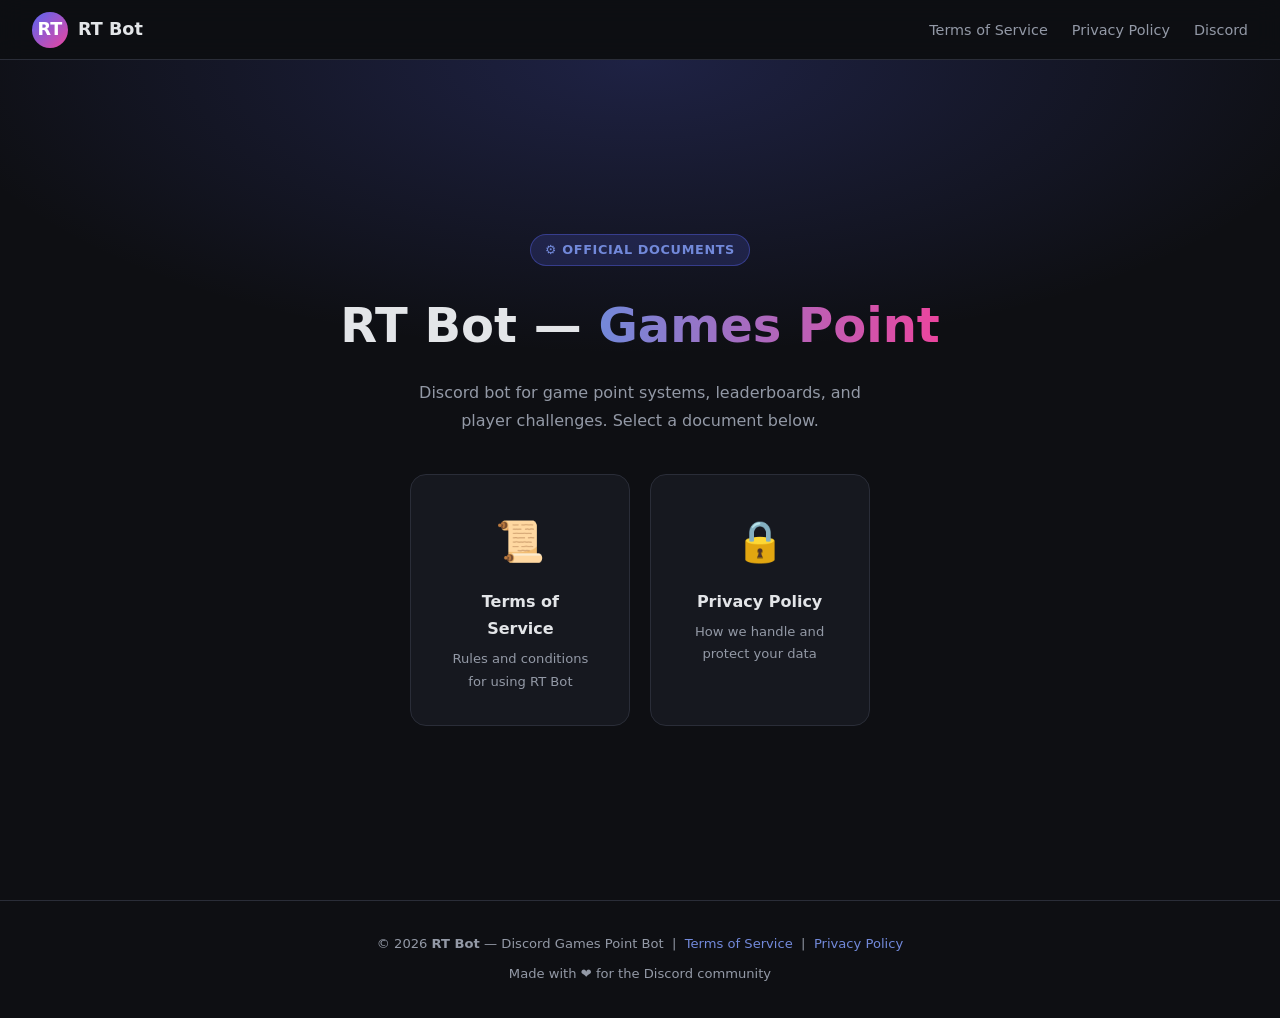
<file: index.html>
<!DOCTYPE html>
<html lang="en">
<head>
  <meta charset="UTF-8" />
  <meta name="viewport" content="width=device-width, initial-scale=1.0" />
  <title>RT Bot — Legal</title>
  <link rel="stylesheet" href="style.css" />
  <style>
    .landing {
      display: flex;
      flex-direction: column;
      align-items: center;
      justify-content: center;
      min-height: calc(100vh - 60px);
      text-align: center;
      padding: 2rem;
      background: radial-gradient(ellipse 80% 50% at 50% 0%, rgba(88,101,242,.22) 0%, transparent 70%);
    }
    .landing h1 { font-size: clamp(2rem, 5vw, 3rem); font-weight: 800; margin-bottom: .8rem; }
    .landing h1 span {
      background: linear-gradient(90deg, var(--accent-light), #eb459e);
      -webkit-background-clip: text;
      -webkit-text-fill-color: transparent;
      background-clip: text;
    }
    .landing p { color: var(--text-muted); max-width: 480px; margin-bottom: 2.5rem; }
    .doc-cards {
      display: flex;
      gap: 1.2rem;
      flex-wrap: wrap;
      justify-content: center;
    }
    .doc-card {
      background: var(--surface);
      border: 1px solid var(--border);
      border-radius: 16px;
      padding: 2rem 2.5rem;
      text-decoration: none;
      color: var(--text);
      width: 220px;
      transition: border-color .2s, transform .2s;
    }
    .doc-card:hover {
      border-color: var(--accent);
      transform: translateY(-4px);
    }
    .doc-card .doc-icon { font-size: 2.5rem; margin-bottom: .8rem; }
    .doc-card h2 { font-size: 1rem; font-weight: 700; margin-bottom: .4rem; }
    .doc-card p { font-size: .82rem; color: var(--text-muted); margin: 0; }
  </style>
</head>
<body>

<nav>
  <a class="nav-brand" href="index.html">
    <div class="bot-avatar">RT</div>
    RT Bot
  </a>
  <ul class="nav-links">
    <li><a href="tos.html">Terms of Service</a></li>
    <li><a href="privacy.html">Privacy Policy</a></li>
    <li><a href="https://discord.gg/EWXWpBv35b" target="_blank" rel="noopener">Discord</a></li>
  </ul>
</nav>

<div class="landing">
  <div class="hero-badge">⚙️ Official Documents</div>
  <h1>RT Bot — <span>Games Point</span></h1>
  <p>Discord bot for game point systems, leaderboards, and player challenges. Select a document below.</p>
  <div class="doc-cards">
    <a class="doc-card" href="tos.html">
      <div class="doc-icon">📜</div>
      <h2>Terms of Service</h2>
      <p>Rules and conditions for using RT Bot</p>
    </a>
    <a class="doc-card" href="privacy.html">
      <div class="doc-icon">🔒</div>
      <h2>Privacy Policy</h2>
      <p>How we handle and protect your data</p>
    </a>
  </div>
</div>

<footer>
  <p>© 2026 <strong>RT Bot</strong> — Discord Games Point Bot &nbsp;|&nbsp;
    <a href="tos.html">Terms of Service</a> &nbsp;|&nbsp;
    <a href="privacy.html">Privacy Policy</a>
  </p>
  <p style="margin-top:.5rem">Made with ❤️ for the Discord community</p>
</footer>

</body>
</html>
</file>
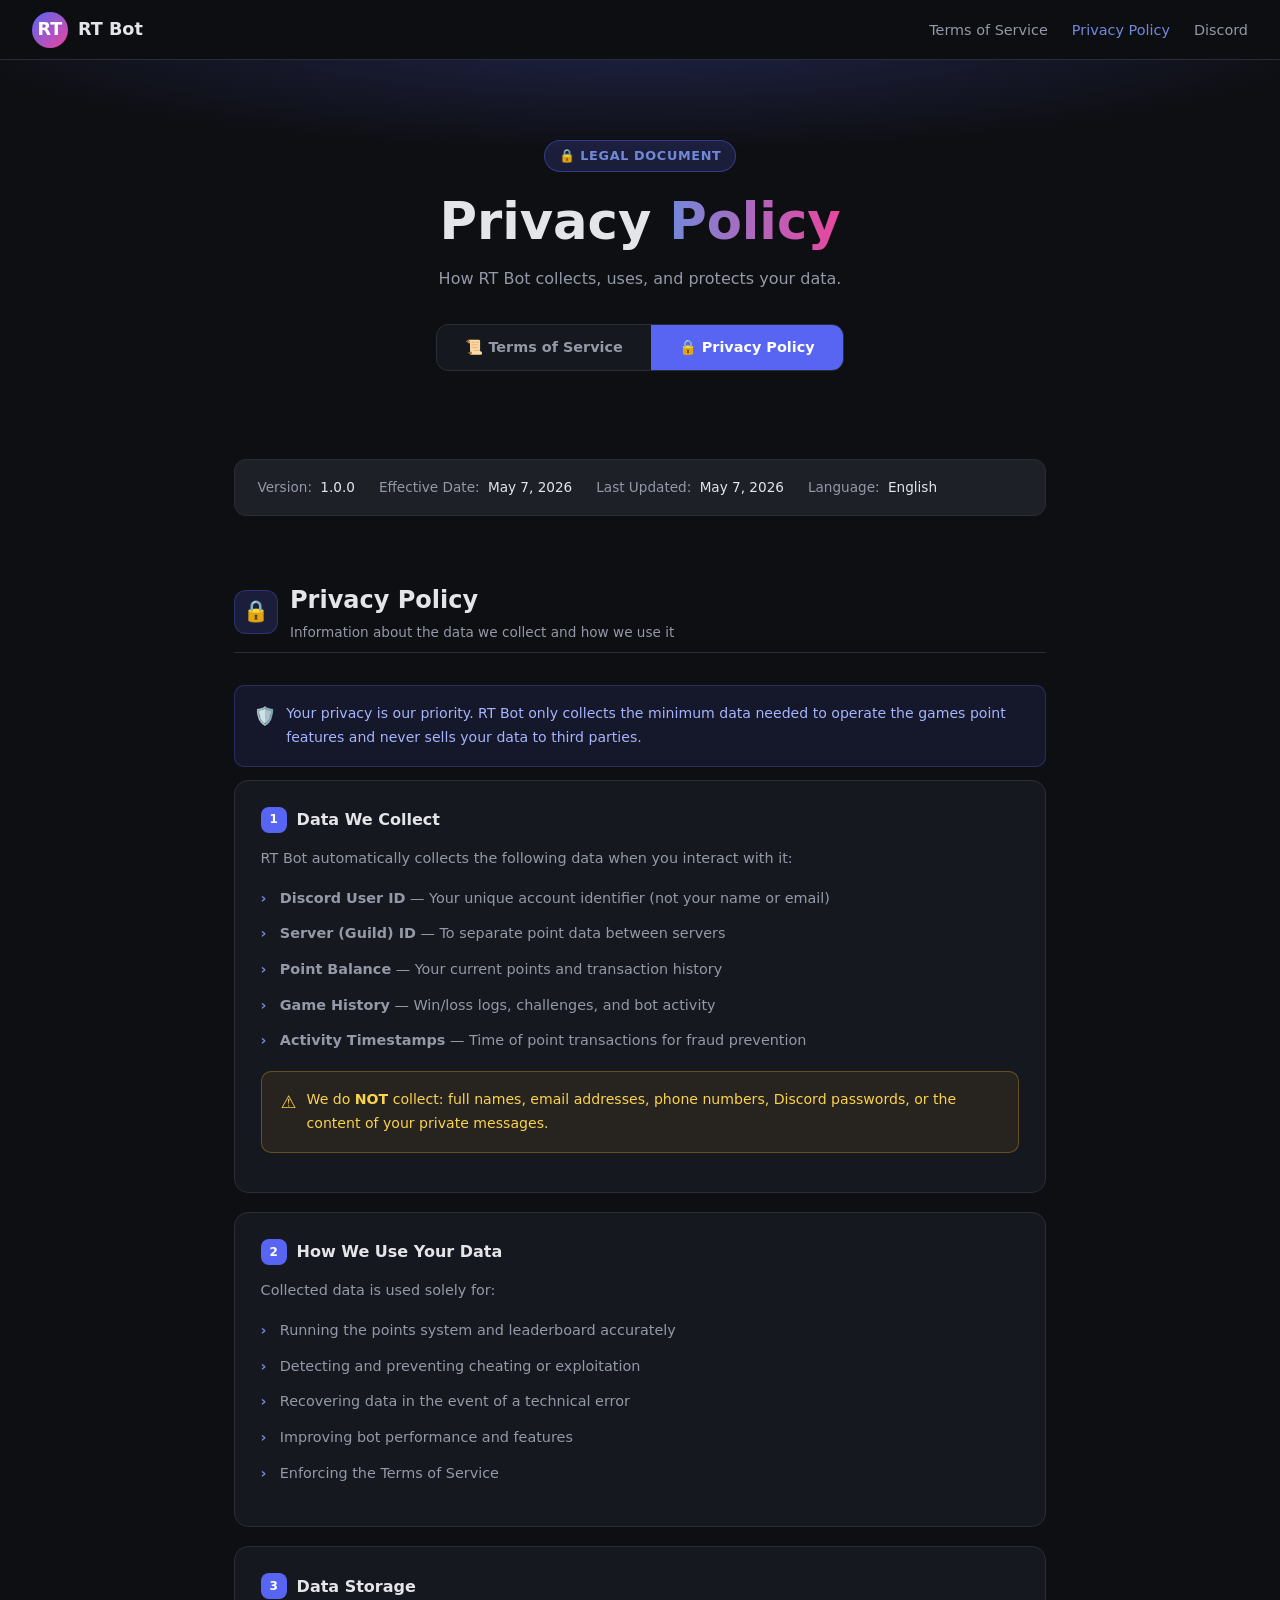
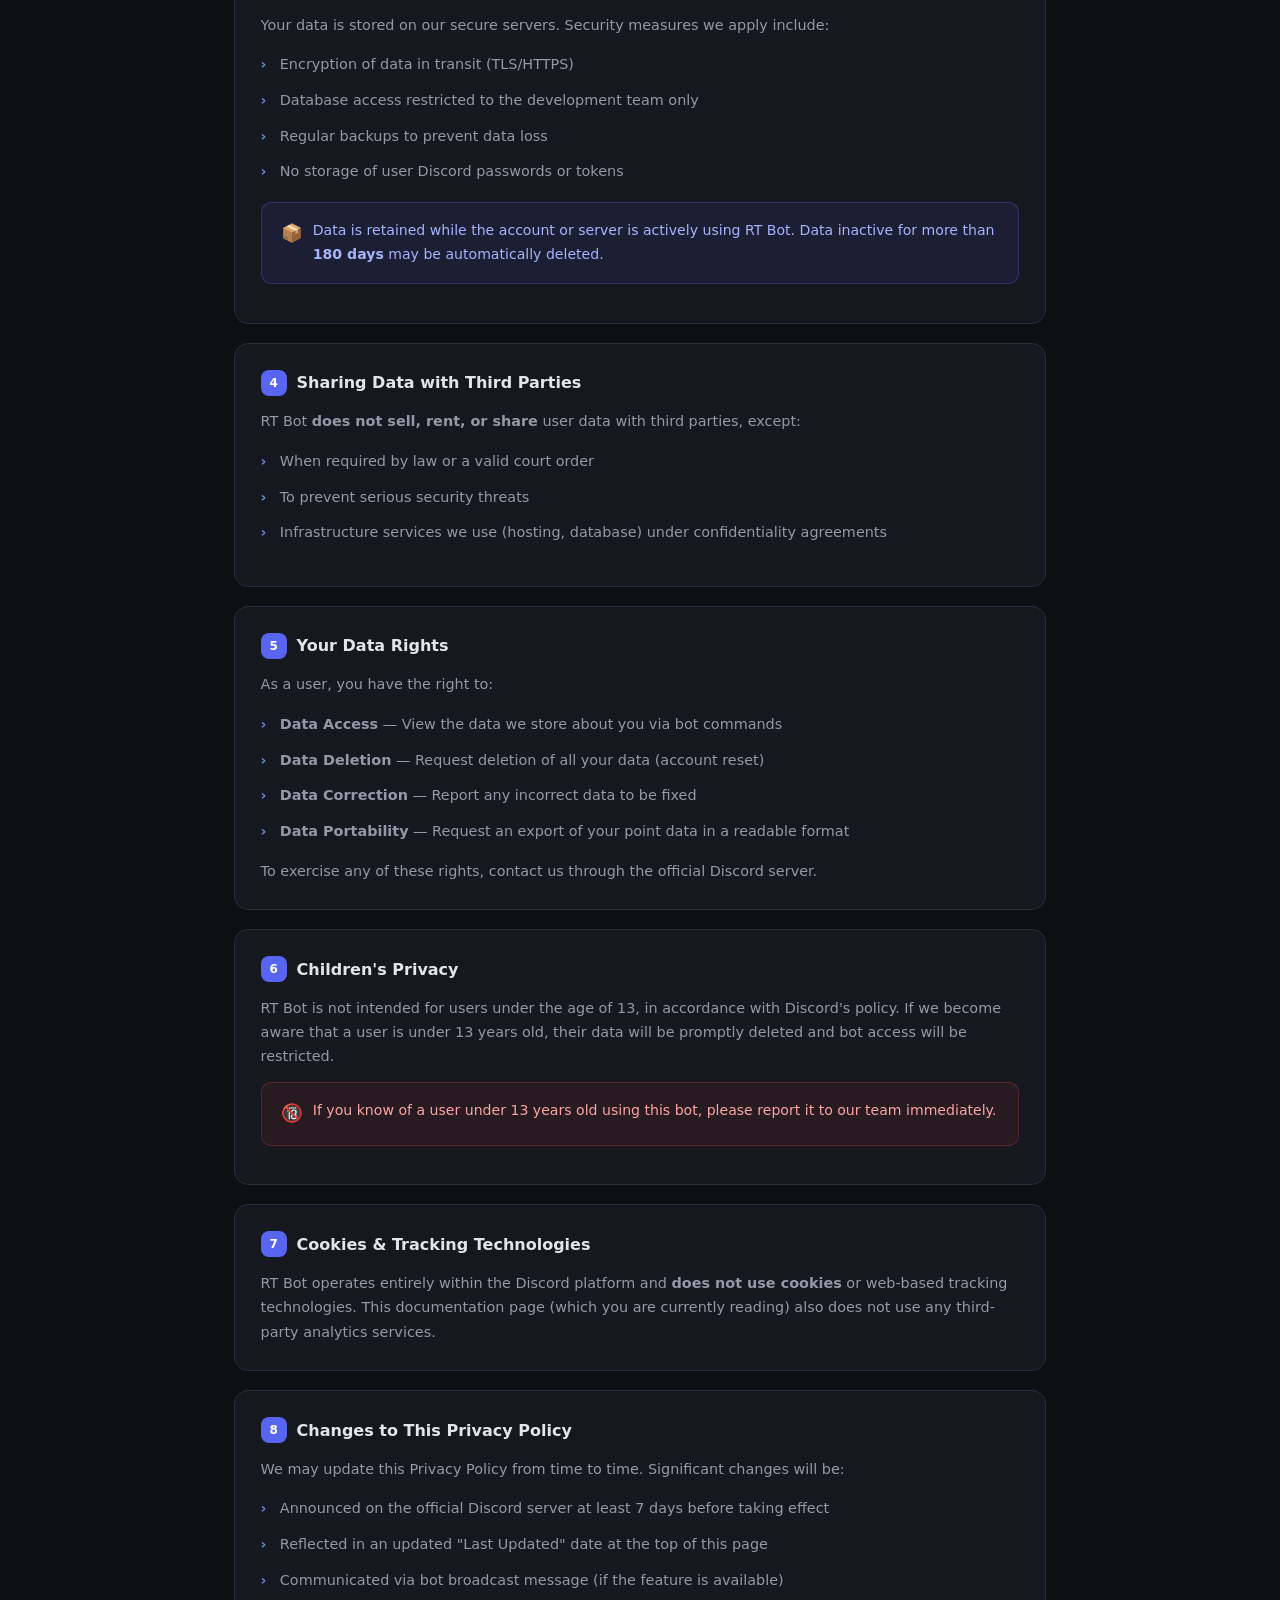
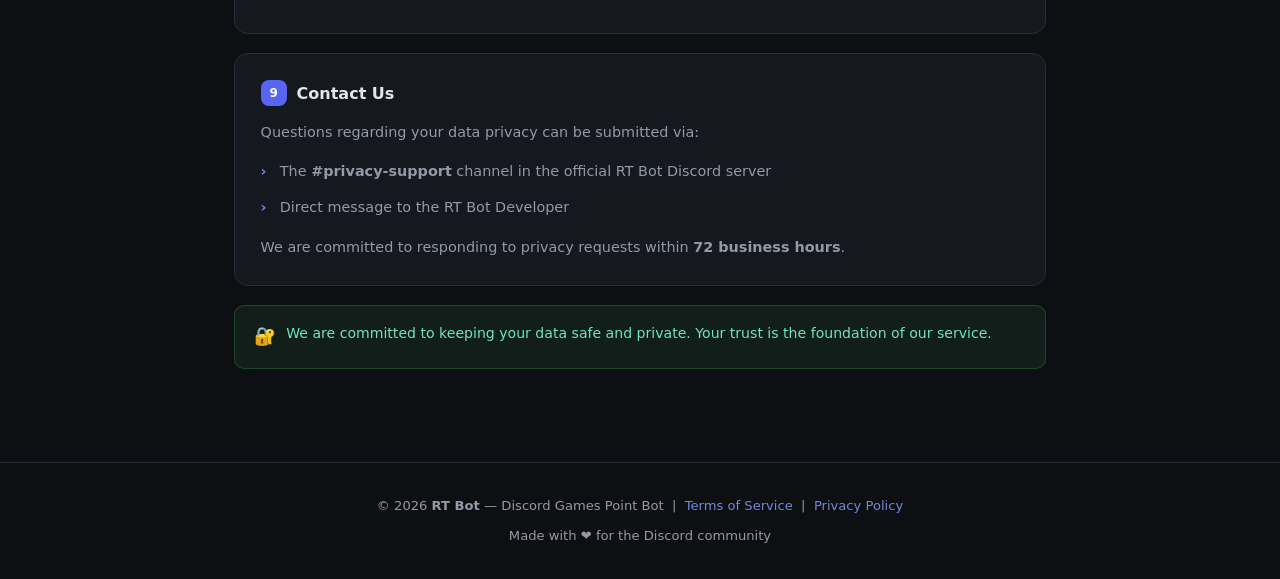
<file: privacy.html>
<!DOCTYPE html>
<html lang="en">
<head>
  <meta charset="UTF-8" />
  <meta name="viewport" content="width=device-width, initial-scale=1.0" />
  <title>RT Bot — Privacy Policy</title>
  <link rel="stylesheet" href="style.css" />
</head>
<body>

<nav>
  <a class="nav-brand" href="index.html">
    <div class="bot-avatar">RT</div>
    RT Bot
  </a>
  <ul class="nav-links">
    <li><a href="tos.html">Terms of Service</a></li>
    <li><a href="privacy.html" class="nav-active">Privacy Policy</a></li>
    <li><a href=" https://discord.gg/EWXWpBv35b" target="_blank" rel="noopener">Discord</a></li>
  </ul>
</nav>

<div class="hero">
  <div class="hero-badge">🔒 Legal Document</div>
  <h1>Privacy <span>Policy</span></h1>
  <p>How RT Bot collects, uses, and protects your data.</p>
  <div class="hero-tabs">
    <a href="tos.html">📜 Terms of Service</a>
    <a href="privacy.html" class="active">🔒 Privacy Policy</a>
  </div>
</div>

<div class="container">

  <div class="meta-bar">
    <div class="meta-item"><span>Version:</span> 1.0.0</div>
    <div class="meta-item"><span>Effective Date:</span> May 7, 2026</div>
    <div class="meta-item"><span>Last Updated:</span> May 7, 2026</div>
    <div class="meta-item"><span>Language:</span> English</div>
  </div>

  <div class="section-header">
    <div class="section-icon">🔒</div>
    <div class="section-header-text">
      <h2>Privacy Policy</h2>
      <p>Information about the data we collect and how we use it</p>
    </div>
  </div>

  <div class="highlight info">
    <span class="hl-icon">🛡️</span>
    <span>Your privacy is our priority. RT Bot only collects the minimum data needed to operate the games point features and never sells your data to third parties.</span>
  </div>

  <div class="card">
    <div class="card-title"><div class="card-num">1</div> Data We Collect</div>
    <p>RT Bot automatically collects the following data when you interact with it:</p>
    <ul class="policy-list">
      <li><strong>Discord User ID</strong> — Your unique account identifier (not your name or email)</li>
      <li><strong>Server (Guild) ID</strong> — To separate point data between servers</li>
      <li><strong>Point Balance</strong> — Your current points and transaction history</li>
      <li><strong>Game History</strong> — Win/loss logs, challenges, and bot activity</li>
      <li><strong>Activity Timestamps</strong> — Time of point transactions for fraud prevention</li>
    </ul>
    <div class="highlight warn">
      <span class="hl-icon">⚠️</span>
      <span>We do <strong>NOT</strong> collect: full names, email addresses, phone numbers, Discord passwords, or the content of your private messages.</span>
    </div>
  </div>

  <div class="card">
    <div class="card-title"><div class="card-num">2</div> How We Use Your Data</div>
    <p>Collected data is used solely for:</p>
    <ul class="policy-list">
      <li>Running the points system and leaderboard accurately</li>
      <li>Detecting and preventing cheating or exploitation</li>
      <li>Recovering data in the event of a technical error</li>
      <li>Improving bot performance and features</li>
      <li>Enforcing the Terms of Service</li>
    </ul>
  </div>

  <div class="card">
    <div class="card-title"><div class="card-num">3</div> Data Storage</div>
    <p>Your data is stored on our secure servers. Security measures we apply include:</p>
    <ul class="policy-list">
      <li>Encryption of data in transit (TLS/HTTPS)</li>
      <li>Database access restricted to the development team only</li>
      <li>Regular backups to prevent data loss</li>
      <li>No storage of user Discord passwords or tokens</li>
    </ul>
    <div class="highlight info">
      <span class="hl-icon">📦</span>
      <span>Data is retained while the account or server is actively using RT Bot. Data inactive for more than <strong>180 days</strong> may be automatically deleted.</span>
    </div>
  </div>

  <div class="card">
    <div class="card-title"><div class="card-num">4</div> Sharing Data with Third Parties</div>
    <p>RT Bot <strong>does not sell, rent, or share</strong> user data with third parties, except:</p>
    <ul class="policy-list">
      <li>When required by law or a valid court order</li>
      <li>To prevent serious security threats</li>
      <li>Infrastructure services we use (hosting, database) under confidentiality agreements</li>
    </ul>
  </div>

  <div class="card">
    <div class="card-title"><div class="card-num">5</div> Your Data Rights</div>
    <p>As a user, you have the right to:</p>
    <ul class="policy-list">
      <li><strong>Data Access</strong> — View the data we store about you via bot commands</li>
      <li><strong>Data Deletion</strong> — Request deletion of all your data (account reset)</li>
      <li><strong>Data Correction</strong> — Report any incorrect data to be fixed</li>
      <li><strong>Data Portability</strong> — Request an export of your point data in a readable format</li>
    </ul>
    <p>To exercise any of these rights, contact us through the official Discord server.</p>
  </div>

  <div class="card">
    <div class="card-title"><div class="card-num">6</div> Children's Privacy</div>
    <p>RT Bot is not intended for users under the age of 13, in accordance with Discord's policy. If we become aware that a user is under 13 years old, their data will be promptly deleted and bot access will be restricted.</p>
    <div class="highlight danger">
      <span class="hl-icon">🔞</span>
      <span>If you know of a user under 13 years old using this bot, please report it to our team immediately.</span>
    </div>
  </div>

  <div class="card">
    <div class="card-title"><div class="card-num">7</div> Cookies &amp; Tracking Technologies</div>
    <p>RT Bot operates entirely within the Discord platform and <strong>does not use cookies</strong> or web-based tracking technologies. This documentation page (which you are currently reading) also does not use any third-party analytics services.</p>
  </div>

  <div class="card">
    <div class="card-title"><div class="card-num">8</div> Changes to This Privacy Policy</div>
    <p>We may update this Privacy Policy from time to time. Significant changes will be:</p>
    <ul class="policy-list">
      <li>Announced on the official Discord server at least 7 days before taking effect</li>
      <li>Reflected in an updated "Last Updated" date at the top of this page</li>
      <li>Communicated via bot broadcast message (if the feature is available)</li>
    </ul>
  </div>

  <div class="card">
    <div class="card-title"><div class="card-num">9</div> Contact Us</div>
    <p>Questions regarding your data privacy can be submitted via:</p>
    <ul class="policy-list">
      <li>The <strong>#privacy-support</strong> channel in the official RT Bot Discord server</li>
      <li>Direct message to the RT Bot Developer</li>
    </ul>
    <p>We are committed to responding to privacy requests within <strong>72 business hours</strong>.</p>
  </div>

  <div class="highlight success">
    <span class="hl-icon">🔐</span>
    <span>We are committed to keeping your data safe and private. Your trust is the foundation of our service.</span>
  </div>

</div>

<footer>
  <p>© 2026 <strong>RT Bot</strong> — Discord Games Point Bot &nbsp;|&nbsp;
    <a href="tos.html">Terms of Service</a> &nbsp;|&nbsp;
    <a href="privacy.html">Privacy Policy</a>
  </p>
  <p style="margin-top:.5rem">Made with ❤️ for the Discord community</p>
</footer>

</body>
</html>
</file>
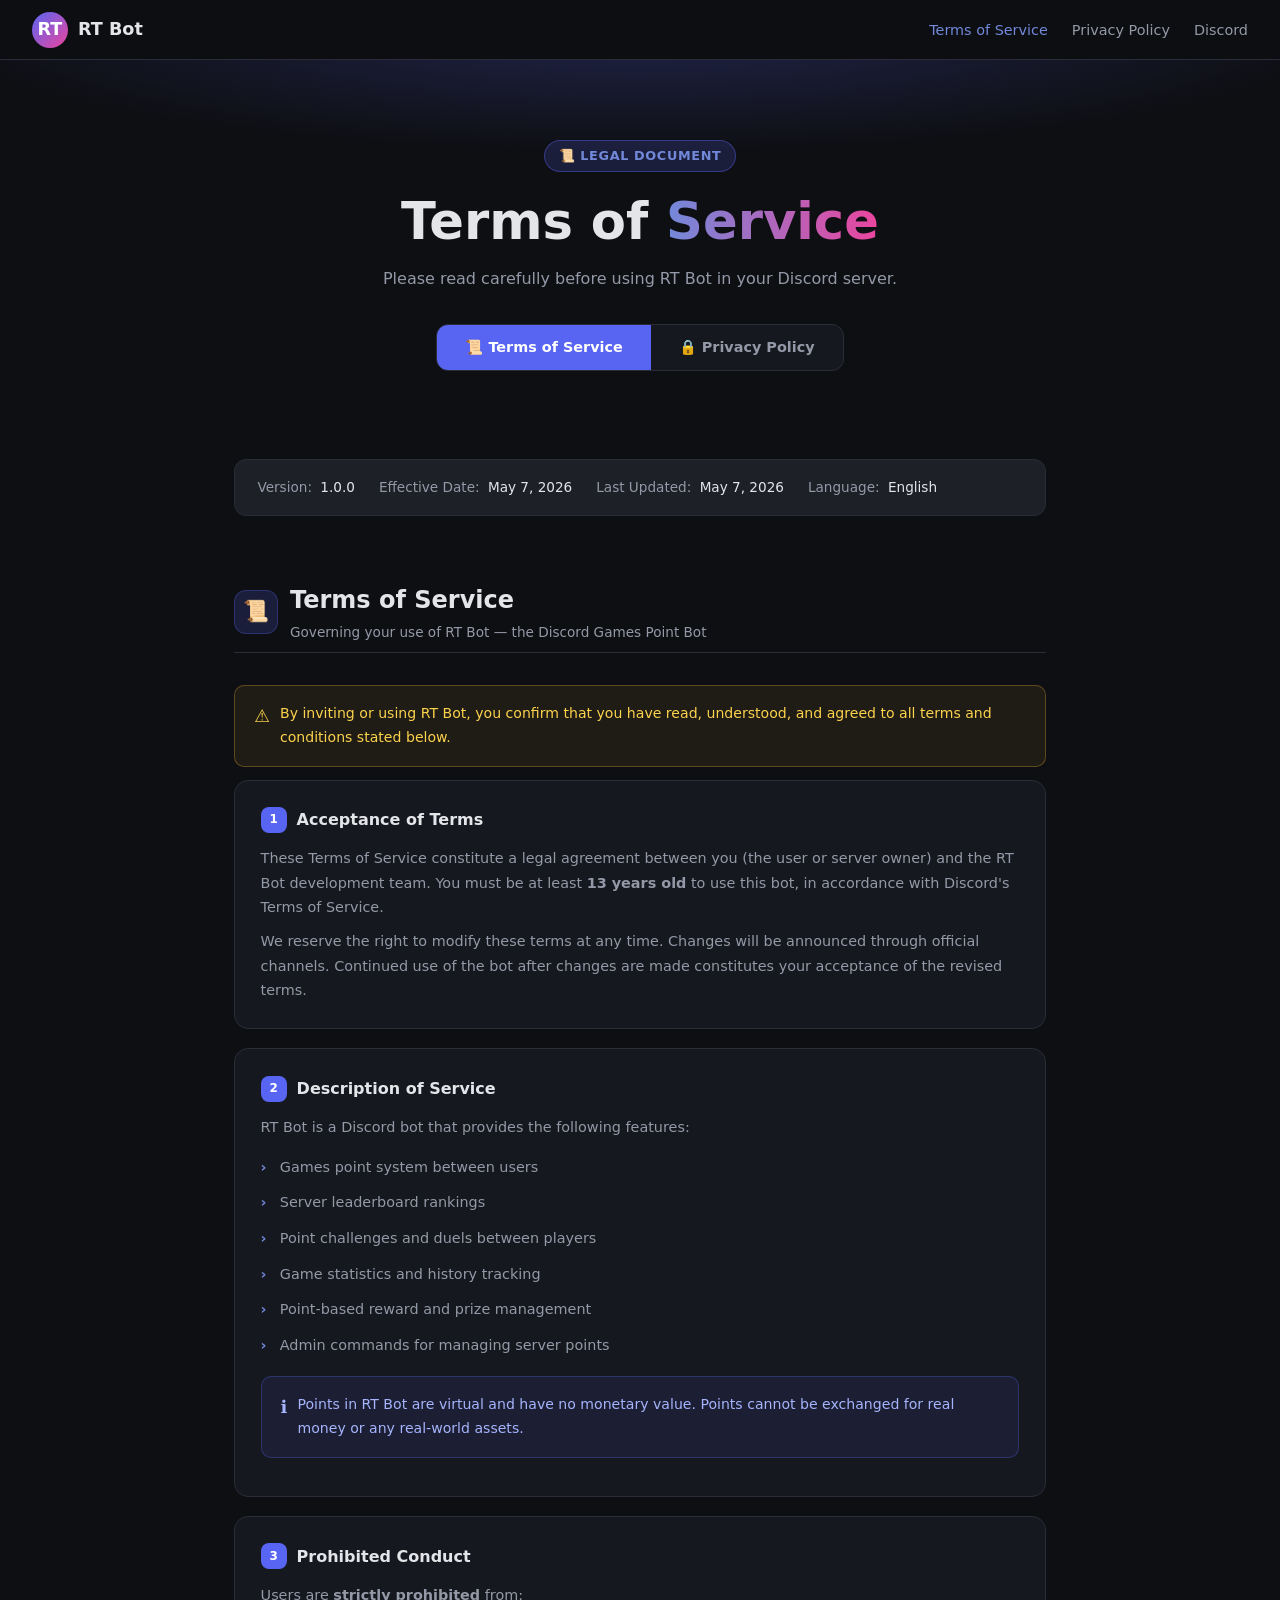
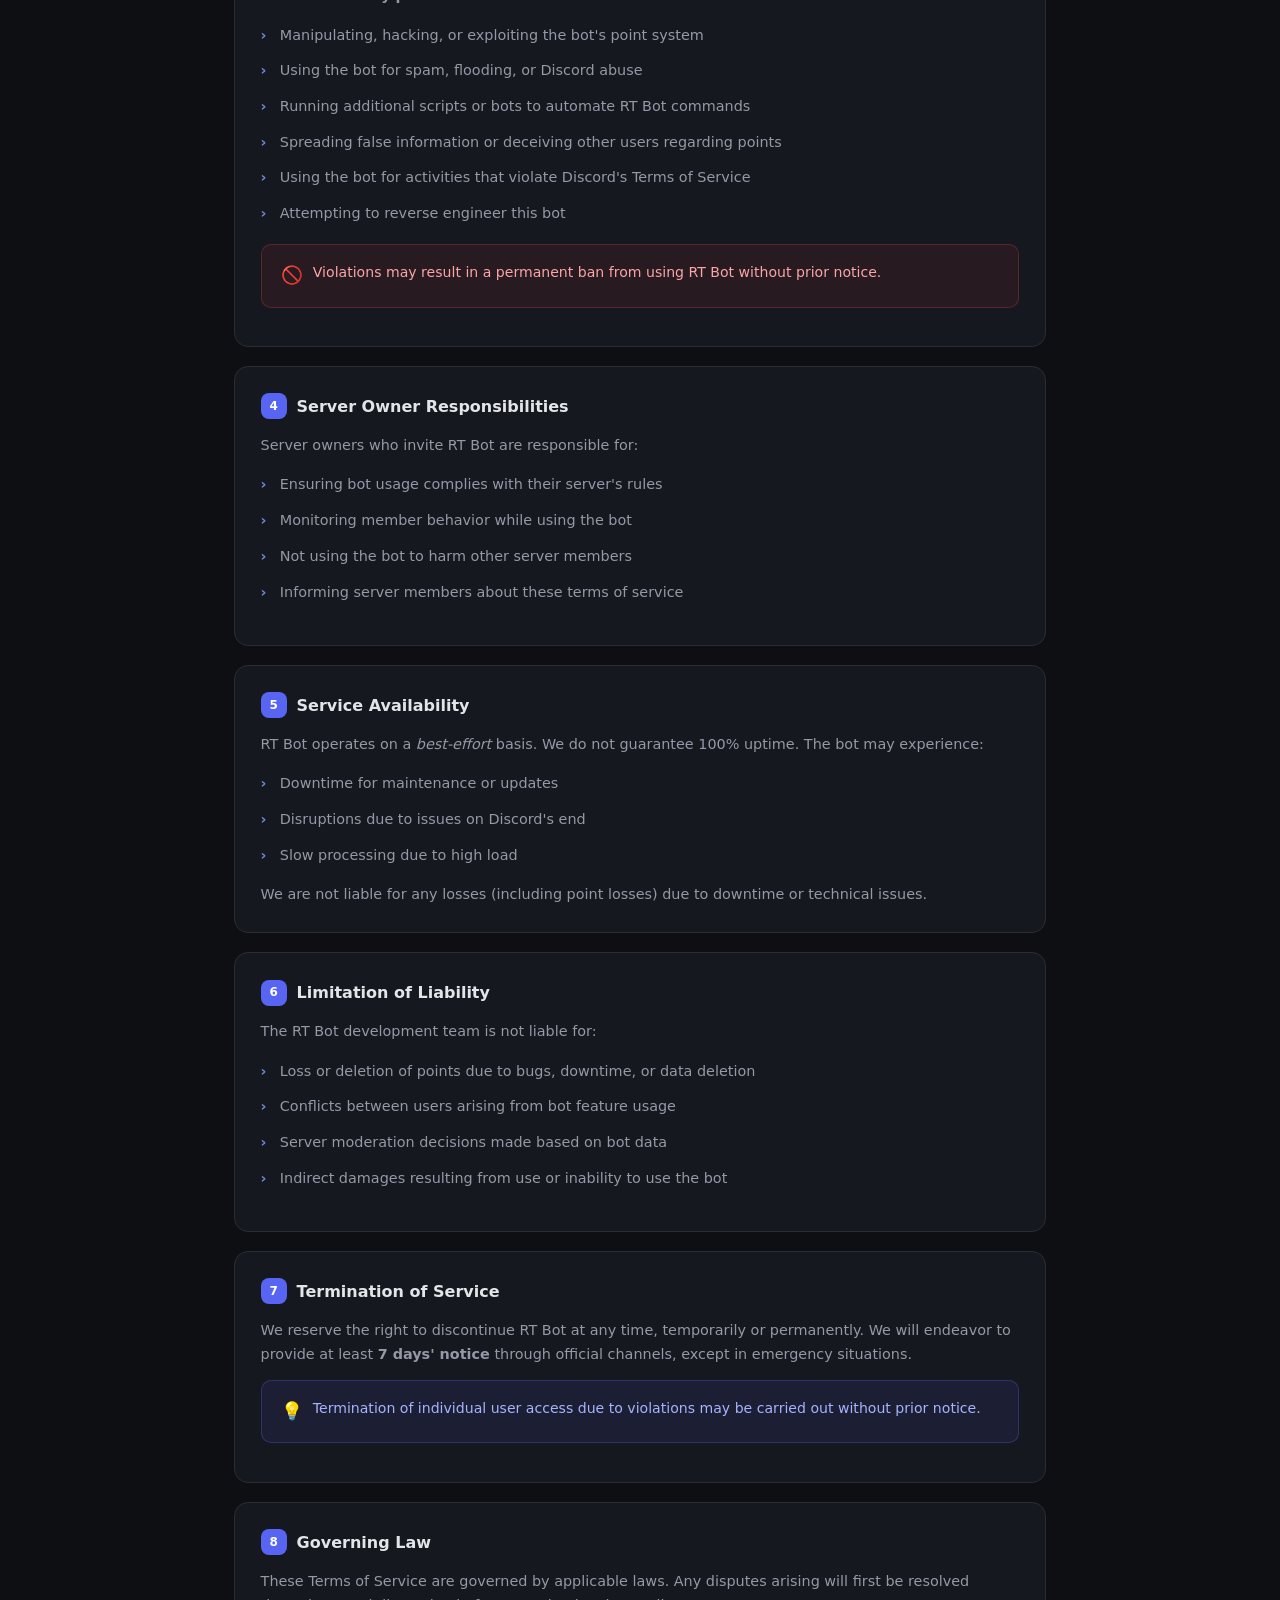
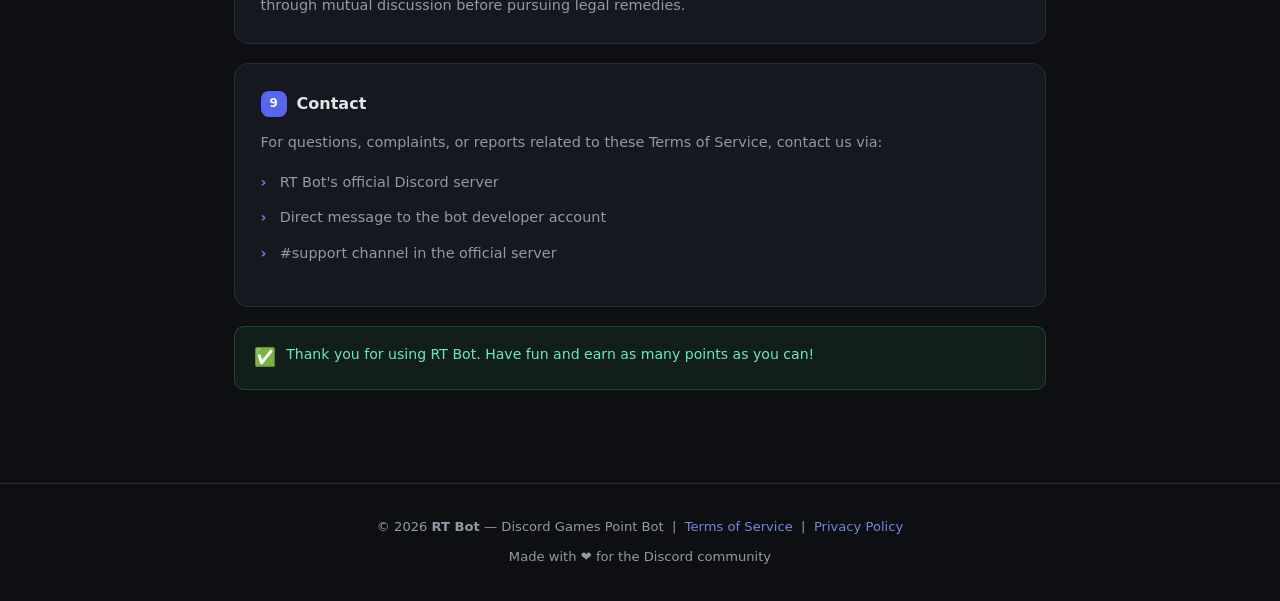
<file: tos.html>
<!DOCTYPE html>
<html lang="en">
<head>
  <meta charset="UTF-8" />
  <meta name="viewport" content="width=device-width, initial-scale=1.0" />
  <title>RT Bot — Terms of Service</title>
  <link rel="stylesheet" href="style.css" />
</head>
<body>

<nav>
  <a class="nav-brand" href="index.html">
    <div class="bot-avatar">RT</div>
    RT Bot
  </a>
  <ul class="nav-links">
    <li><a href="tos.html" class="nav-active">Terms of Service</a></li>
    <li><a href="privacy.html">Privacy Policy</a></li>
    <li><a href="https://discord.gg/EWXWpBv35b" target="_blank" rel="noopener">Discord</a></li>
  </ul>
</nav>

<div class="hero">
  <div class="hero-badge">📜 Legal Document</div>
  <h1>Terms of <span>Service</span></h1>
  <p>Please read carefully before using RT Bot in your Discord server.</p>
  <div class="hero-tabs">
    <a href="tos.html" class="active">📜 Terms of Service</a>
    <a href="privacy.html">🔒 Privacy Policy</a>
  </div>
</div>

<div class="container">

  <div class="meta-bar">
    <div class="meta-item"><span>Version:</span> 1.0.0</div>
    <div class="meta-item"><span>Effective Date:</span> May 7, 2026</div>
    <div class="meta-item"><span>Last Updated:</span> May 7, 2026</div>
    <div class="meta-item"><span>Language:</span> English</div>
  </div>

  <div class="section-header">
    <div class="section-icon">📜</div>
    <div class="section-header-text">
      <h2>Terms of Service</h2>
      <p>Governing your use of RT Bot — the Discord Games Point Bot</p>
    </div>
  </div>

  <div class="highlight warn">
    <span class="hl-icon">⚠️</span>
    <span>By inviting or using RT Bot, you confirm that you have read, understood, and agreed to all terms and conditions stated below.</span>
  </div>

  <div class="card">
    <div class="card-title"><div class="card-num">1</div> Acceptance of Terms</div>
    <p>These Terms of Service constitute a legal agreement between you (the user or server owner) and the RT Bot development team. You must be at least <strong>13 years old</strong> to use this bot, in accordance with Discord's Terms of Service.</p>
    <p>We reserve the right to modify these terms at any time. Changes will be announced through official channels. Continued use of the bot after changes are made constitutes your acceptance of the revised terms.</p>
  </div>

  <div class="card">
    <div class="card-title"><div class="card-num">2</div> Description of Service</div>
    <p>RT Bot is a Discord bot that provides the following features:</p>
    <ul class="policy-list">
      <li>Games point system between users</li>
      <li>Server leaderboard rankings</li>
      <li>Point challenges and duels between players</li>
      <li>Game statistics and history tracking</li>
      <li>Point-based reward and prize management</li>
      <li>Admin commands for managing server points</li>
    </ul>
    <div class="highlight info">
      <span class="hl-icon">ℹ️</span>
      <span>Points in RT Bot are virtual and have no monetary value. Points cannot be exchanged for real money or any real-world assets.</span>
    </div>
  </div>

  <div class="card">
    <div class="card-title"><div class="card-num">3</div> Prohibited Conduct</div>
    <p>Users are <strong>strictly prohibited</strong> from:</p>
    <ul class="policy-list">
      <li>Manipulating, hacking, or exploiting the bot's point system</li>
      <li>Using the bot for spam, flooding, or Discord abuse</li>
      <li>Running additional scripts or bots to automate RT Bot commands</li>
      <li>Spreading false information or deceiving other users regarding points</li>
      <li>Using the bot for activities that violate Discord's Terms of Service</li>
      <li>Attempting to reverse engineer this bot</li>
    </ul>
    <div class="highlight danger">
      <span class="hl-icon">🚫</span>
      <span>Violations may result in a permanent ban from using RT Bot without prior notice.</span>
    </div>
  </div>

  <div class="card">
    <div class="card-title"><div class="card-num">4</div> Server Owner Responsibilities</div>
    <p>Server owners who invite RT Bot are responsible for:</p>
    <ul class="policy-list">
      <li>Ensuring bot usage complies with their server's rules</li>
      <li>Monitoring member behavior while using the bot</li>
      <li>Not using the bot to harm other server members</li>
      <li>Informing server members about these terms of service</li>
    </ul>
  </div>

  <div class="card">
    <div class="card-title"><div class="card-num">5</div> Service Availability</div>
    <p>RT Bot operates on a <em>best-effort</em> basis. We do not guarantee 100% uptime. The bot may experience:</p>
    <ul class="policy-list">
      <li>Downtime for maintenance or updates</li>
      <li>Disruptions due to issues on Discord's end</li>
      <li>Slow processing due to high load</li>
    </ul>
    <p>We are not liable for any losses (including point losses) due to downtime or technical issues.</p>
  </div>

  <div class="card">
    <div class="card-title"><div class="card-num">6</div> Limitation of Liability</div>
    <p>The RT Bot development team is not liable for:</p>
    <ul class="policy-list">
      <li>Loss or deletion of points due to bugs, downtime, or data deletion</li>
      <li>Conflicts between users arising from bot feature usage</li>
      <li>Server moderation decisions made based on bot data</li>
      <li>Indirect damages resulting from use or inability to use the bot</li>
    </ul>
  </div>

  <div class="card">
    <div class="card-title"><div class="card-num">7</div> Termination of Service</div>
    <p>We reserve the right to discontinue RT Bot at any time, temporarily or permanently. We will endeavor to provide at least <strong>7 days' notice</strong> through official channels, except in emergency situations.</p>
    <div class="highlight info">
      <span class="hl-icon">💡</span>
      <span>Termination of individual user access due to violations may be carried out without prior notice.</span>
    </div>
  </div>

  <div class="card">
    <div class="card-title"><div class="card-num">8</div> Governing Law</div>
    <p>These Terms of Service are governed by applicable laws. Any disputes arising will first be resolved through mutual discussion before pursuing legal remedies.</p>
  </div>

  <div class="card">
    <div class="card-title"><div class="card-num">9</div> Contact</div>
    <p>For questions, complaints, or reports related to these Terms of Service, contact us via:</p>
    <ul class="policy-list">
      <li>RT Bot's official Discord server</li>
      <li>Direct message to the bot developer account</li>
      <li>#support channel in the official server</li>
    </ul>
  </div>

  <div class="highlight success">
    <span class="hl-icon">✅</span>
    <span>Thank you for using RT Bot. Have fun and earn as many points as you can!</span>
  </div>

</div>

<footer>
  <p>© 2026 <strong>RT Bot</strong> — Discord Games Point Bot &nbsp;|&nbsp;
    <a href="tos.html">Terms of Service</a> &nbsp;|&nbsp;
    <a href="privacy.html">Privacy Policy</a>
  </p>
  <p style="margin-top:.5rem">Made with ❤️ for the Discord community</p>
</footer>

</body>
</html>
</file>
<file: style.css>
:root {
  --bg: #0e0f13;
  --surface: #16181f;
  --surface2: #1e2028;
  --border: #2a2d38;
  --accent: #5865f2;
  --accent-light: #7289da;
  --accent-glow: rgba(88, 101, 242, 0.18);
  --text: #e3e5e8;
  --text-muted: #9399a6;
  --gold: #f0b232;
  --green: #3ba55d;
  --red: #ed4245;
}

* { box-sizing: border-box; margin: 0; padding: 0; }

body {
  background: var(--bg);
  color: var(--text);
  font-family: 'Segoe UI', system-ui, -apple-system, sans-serif;
  line-height: 1.7;
  min-height: 100vh;
}

/* ── NAV ── */
nav {
  position: sticky;
  top: 0;
  z-index: 100;
  background: rgba(14, 15, 19, 0.85);
  backdrop-filter: blur(12px);
  border-bottom: 1px solid var(--border);
  display: flex;
  align-items: center;
  justify-content: space-between;
  padding: 0 2rem;
  height: 60px;
}

.nav-brand {
  display: flex;
  align-items: center;
  gap: 10px;
  font-weight: 700;
  font-size: 1.1rem;
  color: var(--text);
  text-decoration: none;
}

.bot-avatar {
  width: 36px;
  height: 36px;
  border-radius: 50%;
  background: linear-gradient(135deg, var(--accent), #eb459e);
  display: flex;
  align-items: center;
  justify-content: center;
  font-size: 1.1rem;
  font-weight: 900;
  color: #fff;
  flex-shrink: 0;
}

.nav-links {
  display: flex;
  gap: 1.5rem;
  list-style: none;
}

.nav-links a {
  color: var(--text-muted);
  text-decoration: none;
  font-size: 0.9rem;
  transition: color .2s;
}

.nav-links a:hover,
.nav-links a.nav-active { color: var(--accent-light); }

/* ── HERO ── */
.hero {
  text-align: center;
  padding: 5rem 1rem 3.5rem;
  background: radial-gradient(ellipse 80% 50% at 50% -10%, rgba(88,101,242,.25) 0%, transparent 70%);
}

.hero-badge {
  display: inline-flex;
  align-items: center;
  gap: 6px;
  background: var(--accent-glow);
  border: 1px solid rgba(88,101,242,.4);
  color: var(--accent-light);
  padding: 4px 14px;
  border-radius: 20px;
  font-size: 0.8rem;
  font-weight: 600;
  letter-spacing: .05em;
  text-transform: uppercase;
  margin-bottom: 1.2rem;
}

.hero h1 {
  font-size: clamp(2rem, 5vw, 3.2rem);
  font-weight: 800;
  line-height: 1.2;
  margin-bottom: .8rem;
}

.hero h1 span {
  background: linear-gradient(90deg, var(--accent-light), #eb459e);
  -webkit-background-clip: text;
  -webkit-text-fill-color: transparent;
  background-clip: text;
}

.hero p {
  color: var(--text-muted);
  max-width: 520px;
  margin: 0 auto 2rem;
  font-size: 1rem;
}

.hero-tabs {
  display: inline-flex;
  background: var(--surface);
  border: 1px solid var(--border);
  border-radius: 12px;
  overflow: hidden;
}

.hero-tabs a {
  padding: 10px 28px;
  text-decoration: none;
  font-size: .9rem;
  font-weight: 600;
  color: var(--text-muted);
  transition: all .2s;
}

.hero-tabs a:hover,
.hero-tabs a.active {
  background: var(--accent);
  color: #fff;
}

/* ── LAYOUT ── */
.container {
  max-width: 860px;
  margin: 0 auto;
  padding: 0 1.5rem 5rem;
}

/* ── SECTION ── */
.section {
  display: none;
}

.section.active {
  display: block;
  animation: fadeIn .3s ease;
}

@keyframes fadeIn {
  from { opacity: 0; transform: translateY(8px); }
  to   { opacity: 1; transform: translateY(0); }
}

.section-header {
  display: flex;
  align-items: center;
  gap: 12px;
  padding: 2rem 0 .5rem;
  border-bottom: 1px solid var(--border);
  margin-bottom: 2rem;
}

.section-icon {
  width: 44px;
  height: 44px;
  border-radius: 12px;
  background: var(--accent-glow);
  border: 1px solid rgba(88,101,242,.3);
  display: flex;
  align-items: center;
  justify-content: center;
  font-size: 1.3rem;
}

.section-header-text h2 {
  font-size: 1.5rem;
  font-weight: 700;
}

.section-header-text p {
  color: var(--text-muted);
  font-size: .85rem;
}

/* ── CARD ── */
.card {
  background: var(--surface);
  border: 1px solid var(--border);
  border-radius: 14px;
  padding: 1.6rem;
  margin-bottom: 1.2rem;
  transition: border-color .2s;
}

.card:hover {
  border-color: rgba(88,101,242,.4);
}

.card-title {
  display: flex;
  align-items: center;
  gap: 10px;
  font-size: 1rem;
  font-weight: 700;
  margin-bottom: .8rem;
  color: var(--text);
}

.card-num {
  width: 26px;
  height: 26px;
  background: var(--accent);
  color: #fff;
  border-radius: 8px;
  display: flex;
  align-items: center;
  justify-content: center;
  font-size: .75rem;
  font-weight: 800;
  flex-shrink: 0;
}

.card p {
  color: var(--text-muted);
  font-size: .9rem;
  margin-bottom: .6rem;
}

.card p:last-child { margin-bottom: 0; }

/* ── LIST ── */
ul.policy-list {
  list-style: none;
  margin: .6rem 0;
}

ul.policy-list li {
  color: var(--text-muted);
  font-size: .9rem;
  padding: .35rem 0 .35rem 1.2rem;
  position: relative;
}

ul.policy-list li::before {
  content: '›';
  position: absolute;
  left: 0;
  color: var(--accent-light);
  font-weight: 700;
}

/* ── HIGHLIGHT BOX ── */
.highlight {
  border-radius: 10px;
  padding: 1rem 1.2rem;
  margin: .8rem 0;
  font-size: .88rem;
  display: flex;
  gap: 10px;
  align-items: flex-start;
}

.highlight.info {
  background: rgba(88,101,242,.1);
  border: 1px solid rgba(88,101,242,.3);
  color: #a5b4fc;
}

.highlight.warn {
  background: rgba(240,178,50,.08);
  border: 1px solid rgba(240,178,50,.3);
  color: #fcd34d;
}

.highlight.danger {
  background: rgba(237,66,69,.08);
  border: 1px solid rgba(237,66,69,.25);
  color: #fca5a5;
}

.highlight.success {
  background: rgba(59,165,93,.1);
  border: 1px solid rgba(59,165,93,.3);
  color: #6ee7b7;
}

.hl-icon { font-size: 1.1rem; flex-shrink: 0; }

/* ── TAG ── */
.tag {
  display: inline-block;
  padding: 2px 10px;
  border-radius: 20px;
  font-size: .75rem;
  font-weight: 700;
  letter-spacing: .03em;
  margin-left: 6px;
}

.tag.new { background: rgba(59,165,93,.2); color: var(--green); border: 1px solid rgba(59,165,93,.4); }
.tag.hot { background: rgba(237,66,69,.15); color: var(--red); border: 1px solid rgba(237,66,69,.3); }

/* ── META ── */
.meta-bar {
  background: var(--surface2);
  border: 1px solid var(--border);
  border-radius: 12px;
  padding: 1rem 1.4rem;
  margin: 2rem 0;
  display: flex;
  flex-wrap: wrap;
  gap: 1.5rem;
  font-size: .85rem;
}

.meta-item span:first-child { color: var(--text-muted); margin-right: 4px; }

/* ── FOOTER ── */
footer {
  text-align: center;
  border-top: 1px solid var(--border);
  padding: 2rem 1rem;
  color: var(--text-muted);
  font-size: .82rem;
}

footer a { color: var(--accent-light); text-decoration: none; }
footer a:hover { text-decoration: underline; }

/* ── RESPONSIVE ── */
@media (max-width: 600px) {
  nav { padding: 0 1rem; }
  .nav-links { gap: 1rem; }
  .hero { padding: 3rem 1rem 2.5rem; }
}
</file>
